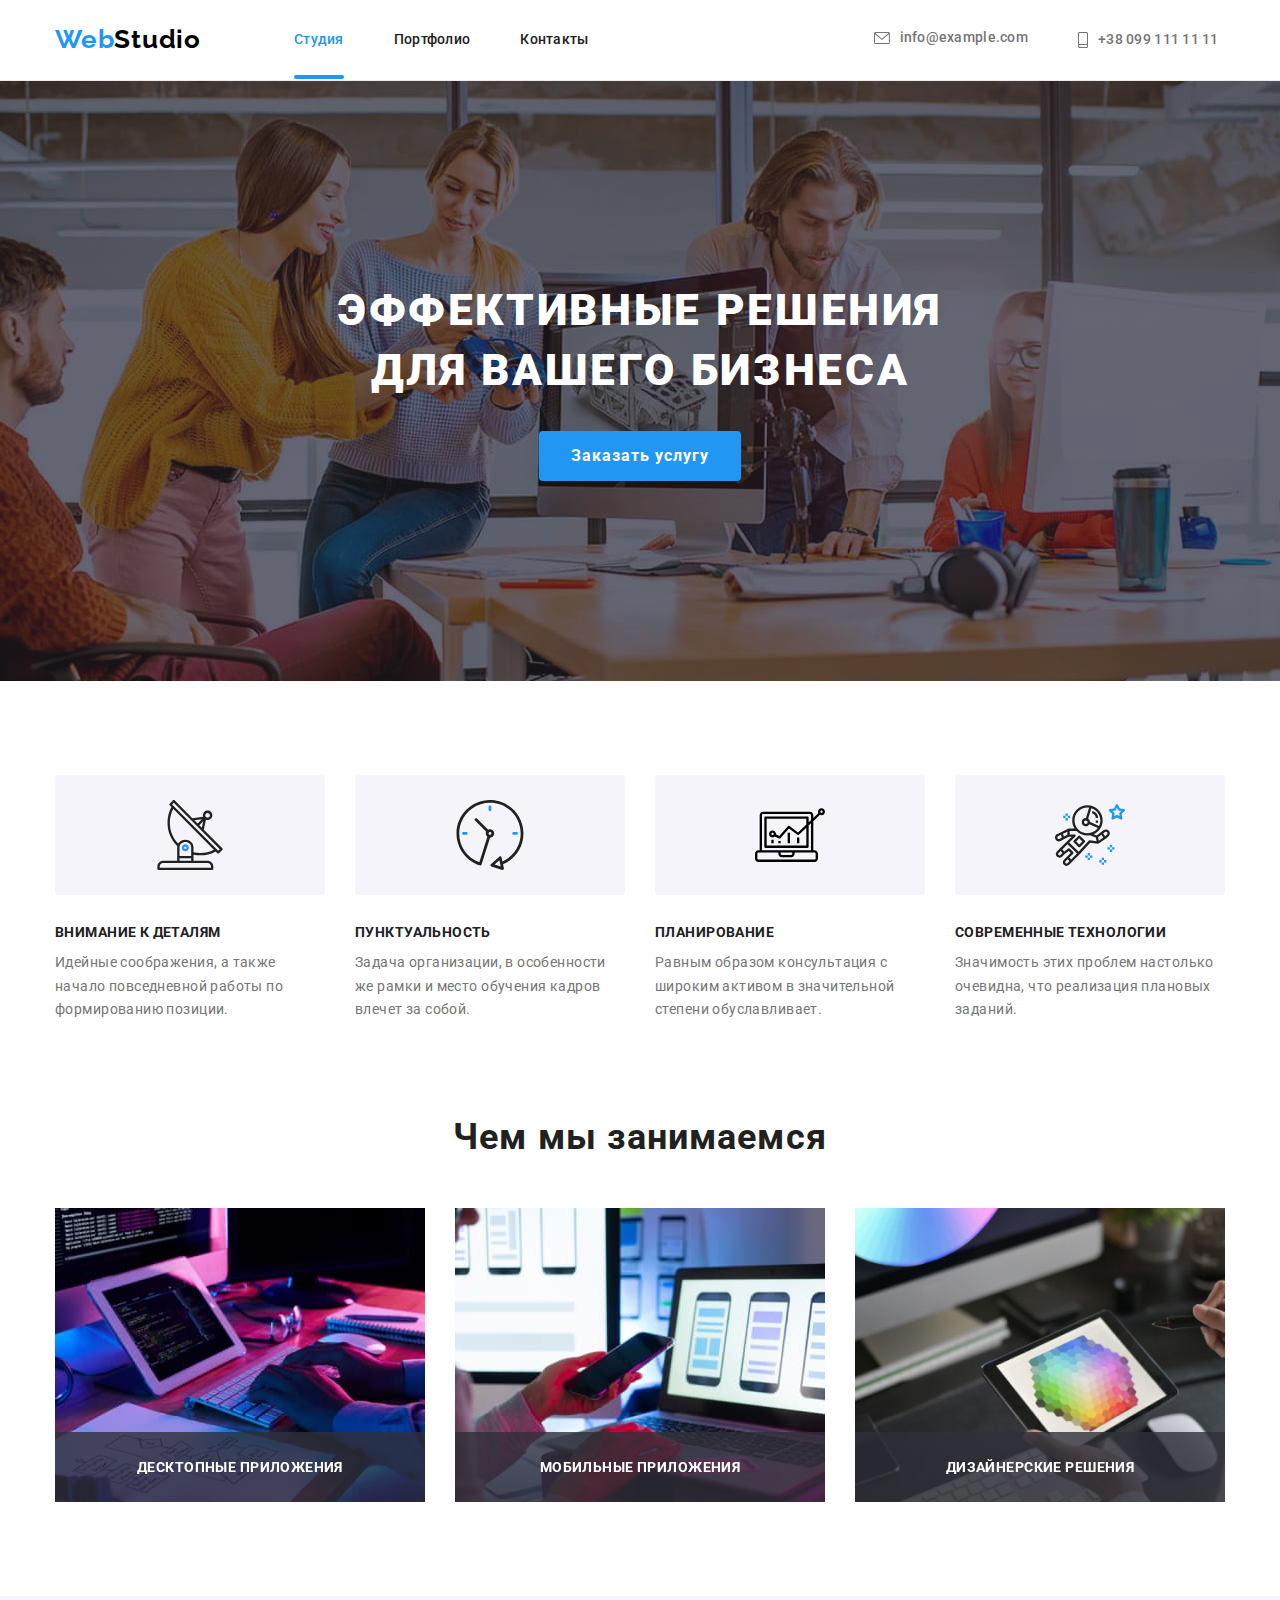
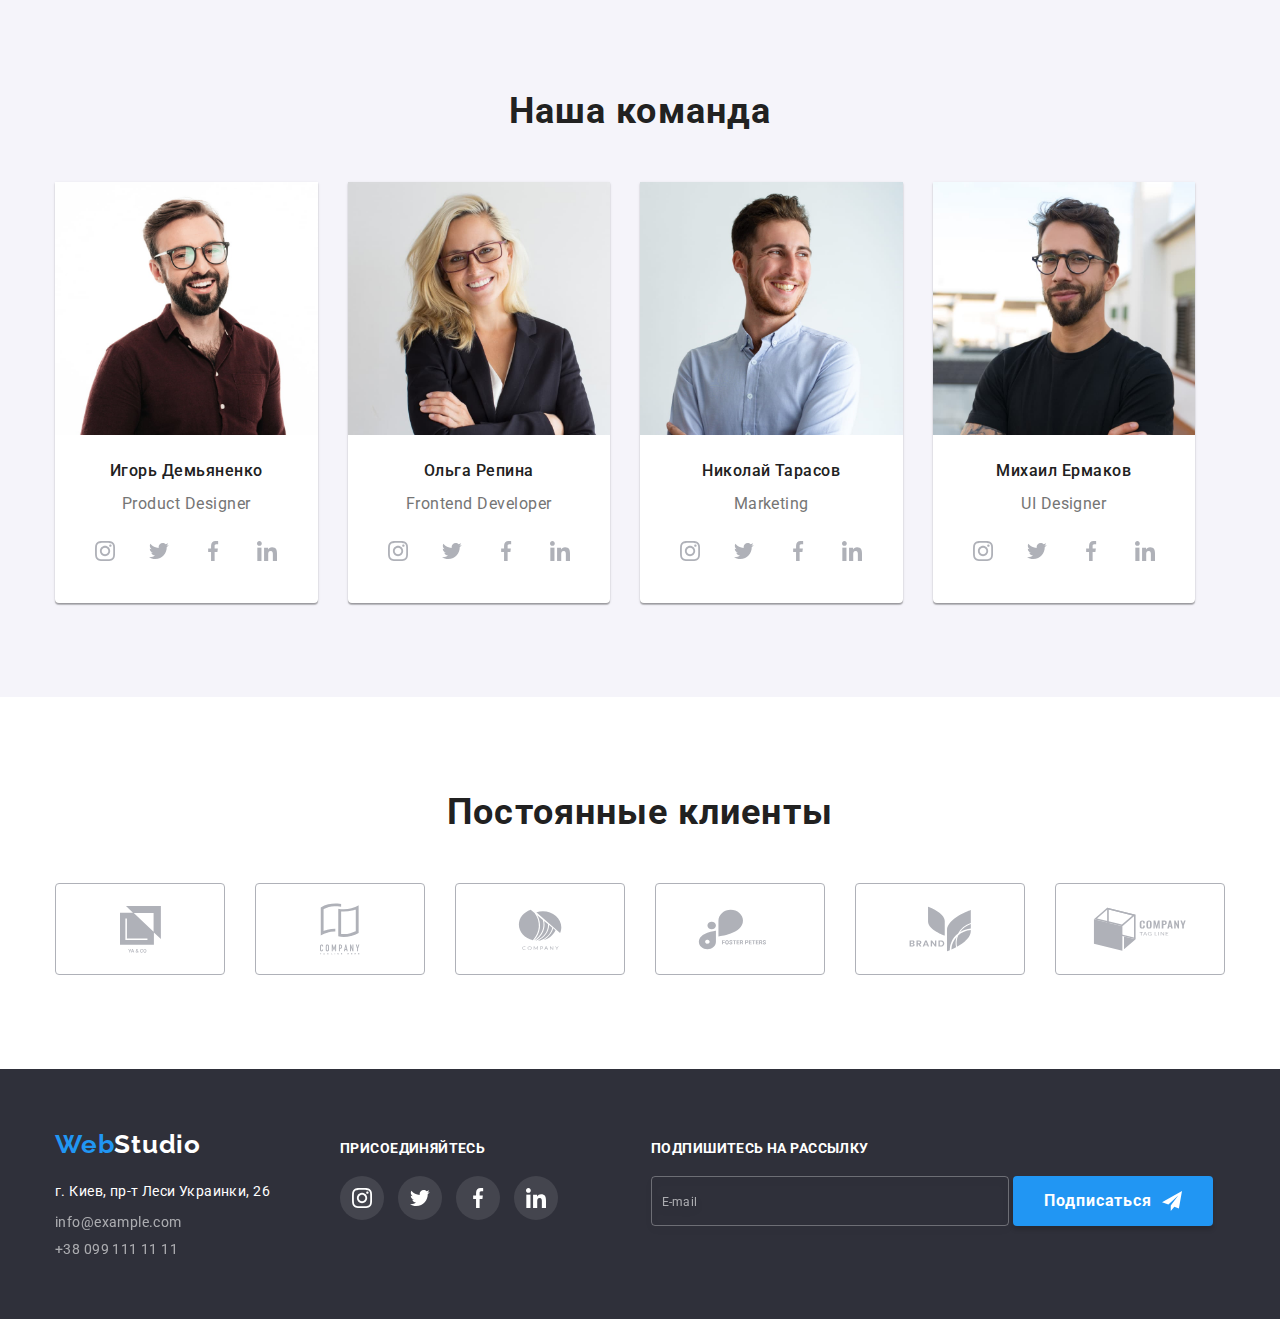
<file: index.html>
<!DOCTYPE html>
<html lang="en">
  <head>
    <meta charset="UTF-8" />
    <meta http-equiv="X-UA-Compatible" content="IE=edge" />
    <meta name="viewport" content="width=device-width, initial-scale=1.0" />
    <title>Document</title>
    <link
      href="https://fonts.googleapis.com/css2?family=Raleway:wght@700&family=Roboto:wght@400;500;700;900&display=swap"
      rel="stylesheet"
    />
    <link
      rel="stylesheet"
      href="https://cdnjs.cloudflare.com/ajax/libs/modern-normalize/1.1.0/modern-normalize.min.css"
    />
    <link rel="stylesheet" href="./css/main.min.css" />
  </head>
  <body>
    <header>
      <div class="container">
        <a href="./index.html" class="logo"
          ><span class="logo__one">Web</span
          ><span class="logo__two">Studio</span></a
        >
        <nav class="site-nav">
          <ul class="site-nav__list">
            <li class="site-nav__item">
              <a href="./index.html" class="current site-nav__link"
                >Студия</a
              >
            </li>
            <li class="site-nav__item">
              <a href="./portfolio.html" class="site-nav__link"
                >Портфолио</a
              >
            </li>
            <li class="site-nav__item"><a href="" class="site-nav__link">Контакты</a></li>
          </ul>
        </nav>
        <ul class="contact-inf">
          <li class="contact-inf__list">
            <a href="mailto:info@example.com" class="contact-inf__link">
              <svg class="contact-inf__icon" width="16px" height="12px" fill="#757575">
                <use href="./images/svg_icons/sprite.svg#mailletter"></use>
              </svg>
              info@example.com</a
            >
          </li>
          <li class="contact-inf__list">
            <a href="tel:+380991111111" class="contact-inf__link">
              <svg
                class="contact-inf__icon"
                width="10px"
                height="16px"
                fill="#757575"
              >
                <use href="./images/svg_icons/sprite.svg#smartphone"></use></svg
              >+38 099 111 11 11</a
            >
          </li>
        </ul>
      </div>
    </header>
    <main>
     <div class="backdrop is-hidden" data-modal>
        <div class="modal">
          <div class="modal__close">
          <button type="button" class="button-close modal__button " data-modal-close>
            <svg class="button-close__icon" width="18px" height="18px" fill="#000000">
              <use href="./images/svg_icons/sprite.svg#close"></use>
            </svg>
          </button>
     </div>
          <h2 class="modal__title">
              Оставьте свои данные, мы вам перезвоним
            </h2>
            <div class="modal__form">
      <form name="service-form" autocomplete="on" novalidate>
         <div class="modal__name">             
            <label for="name" class="modal__label">Имя </label>
            <input type="text" name="name" id="name" class="modal__input"/>
          <svg
            class="modal__icon"
            width="18px"
            height="18px"
            fill="#212121"
            focusable="false" 
          >
            <use href="./images/svg_icons/sprite.svg#person-black"></use></svg>
         </div>
          <div class="modal__tel">              
             <label for="tel" class="modal__label">Телефон</label>
              <input type="tel" name="tel" id="tel" class="modal__input"
            />
            <svg
            class="modal__icon"
            width="18px"
            height="18px"
            fill="#212121"
          >
            <use href="./images/svg_icons/sprite.svg#phone-black"></use></svg>
          </div>
          <div class="modal__mail">
            <label for="mail" class="modal__label">Почта</label>
              <input type="email" name="mail" id="mail" class="modal__input"
            />
            <svg
            class="modal__icon"
            width="18px"
            height="18px"
            fill="#212121"
            focusable="false"
          >
            <use href="./images/svg_icons/sprite.svg#email-black"></use></svg>
          </div>
            <div class="modal__text">             
               <label for="comment" class="modal__label">
              Комментарий
                <textarea
                name="comment"
                rows="5"
                placeholder="Введите текст"
                class="modal__textarea"
              ></textarea></label >
            </div>
          </form>
            </div>
        <label class="modal__checkbox modal-checkbox"> 
          <input type="checkbox" name="modal-checkbox" class="modal-checkbox__input visually-hidden">
          <span class="modal-checkbox__span"><svg
          class="modal-checkbox__icon"
          width="11px"
          height="8px"
          fill="#ffffff"
        >
          <use href="./images/svg_icons/sprite.svg#vector"></use></svg> 
        </span> 
          <span class="modal-checkbox__text">Соглашаюсь с рассылкой и принимаю&nbsp <a href="" class="modal-checkbox__agreement"> Условия договора</a></span> 
      </label>
      <button class="modal__submit" type="submit">Отправить</button>
      </div>
    </div>
      <section class="section hero-section">
        <h1 class="hero-section__title">
          Эффективные решения <br />
          для вашего бизнеса
        </h1>
          <button data-modal-open type="button" class=" hero-section__button">
            Заказать услугу
          </button>
      </section>
      <section class="container section specials-section">
          <h2 class="specials-section__title">Особенности</h2>
          <ul class="specials-section__list">
            <li class="specials-section__item">
              <div class="specials-section__icon">
                <svg width="70px" height="70px">
                  <use href="./images/svg_icons/sprite.svg#antenna"></use>
                </svg>
              </div>
              <h3 class="specials-section__subtitle">Внимание к деталям</h3>
              <p class="specials-section__text">
                Идейные соображения, а также начало повседневной работы по
                формированию позиции.
              </p>
            </li>
            <li class="specials-section__item">
              <div class="specials-section__icon">
                <svg width="70px" height="70px">
                  <use href="./images/svg_icons/sprite.svg#clock"></use>
                </svg>
              </div>
              <h3 class="specials-section__subtitle">Пунктуальность</h3>
              <p class="specials-section__text">
                Задача организации, в особенности же рамки и место обучения
                кадров влечет за собой.
              </p>
            </li>
            <li class="specials-section__item">
              <div class="specials-section__icon">
                <svg width="70px" height="70px">
                  <use href="./images/svg_icons/sprite.svg#diagram"></use>
                </svg>
              </div>
              <h3 class="specials-section__subtitle">Планирование</h3>
              <p class="specials-section__text">
                Равным образом консультация с широким активом в значительной
                степени обуславливает.
              </p>
            </li>
            <li class="specials-section__item">
              <div class="specials-section__icon">
                <svg width="70px" height="70px">
                  <use href="./images/svg_icons/sprite.svg#astronaut"></use>
                </svg>
              </div>
              <h3 class="specials-section__subtitle">Современные технологии</h3>
              <p class=" specials-section__text">
                Значимость этих проблем настолько очевидна, что реализация
                плановых заданий.
              </p>
            </li>
          </ul>
      </section>
      <section class=" section container services-section" >
          <h2 class="services-section__title">Чем мы занимаемся</h2>
          <ul class="services-section__list">
            <li class="services-section__item">
                <img
                  src="./images/img6(1).jpg"
                  alt="Фото 1 секції"
                  width="370"
                  height="294"
                />
            <h3 class="services-section__subtitle">Десктопные приложения</h3>
            </li>
            <li class="services-section__item" >
                <img
                  src="./images/img7(1).jpg"
                  alt="Фото 2 секції"
                  width="370"
                  height="294"
                />
            <h3 class="services-section__subtitle">Мобильные приложения</h3>
            </li>
            <li class="services-section__item">
                <img
                  src="./images/img5(1).jpg"
                  alt="Фото 3 секції"
                  width="370"
                  height="294"
                />
            <h3 class="services-section__subtitle">Дизайнерские решения</h3>
            </li>
          </ul>
      </section>
      <section class="section team-section">
        <div class="container">
          <h2 class="team-section__title">Наша команда</h2>
          <ul class="team-section__list">
            <li class="team-section__item item-box">
              <img
                src="./images/img1(1).jpg"
                alt="Фото 1 секції"
                width="270"
                height="260"
              />
              <div class="team-section__inf">
                <h3 class="team-section__subtitle">Игорь Демьяненко</h3>
                <p class="team-section__text">Product Designer</p>
              </div>
              <div class="socials">
                <a
                  href=""
                  class="socials__link"
                  target="_blank"
                  rel="noopener noreferrer"
                  aria-label="instagram"
                >
                  <svg
                    class="socials__icon"
                    width="20px"
                    height="20px"
                    fill="#afb1b8"
                  >
                    <use
                      href="./images/svg_icons/sprite.svg#instagram"
                    ></use></svg
                ></a>
                <a
                  href=""
                  class="socials__link"
                  target="_blank"
                  rel="noopener noreferrer"
                  aria-label="twitter"
                >
                  <svg
                    class="socials__icon"
                    width="20px"
                    height="20px"
                    fill="#afb1b8"
                  >
                    <use
                      href="./images/svg_icons/sprite.svg#twitter"
                    ></use></svg
                ></a>
                <a
                  href=""
                  class="socials__link"
                  target="_blank"
                  rel="noopener noreferrer"
                  aria-label="facebook"
                >
                  <svg class="socials__icon" width="20px" height="20px">
                    <use
                      href="./images/svg_icons/sprite.svg#facebook"
                    ></use></svg
                ></a>
                <a
                  href=""
                  class="socials__link"
                  target="_blank"
                  rel="noopener noreferrer"
                  aria-label="linkedin"
                >
                  <svg
                    class="socials__icon"
                    width="20px"
                    height="20px"
                    fill="#afb1b8"
                  >
                    <use
                      href="./images/svg_icons/sprite.svg#linkedin"
                    ></use></svg
                ></a>
              </div>
            </li>
            <li class="team-section__item item-box">
              <img
                src="./images/img3(1).jpg"
                alt="Фото 2 секції"
                width="270"
                height="260"
              />
              <div class="team-section__inf">
                <h3 class="team-section__subtitle">Ольга Репина</h3>
                <p class="team-section__text">Frontend Developer</p>
              </div>
              <div class="socials">
                <a
                  href=""
                  class="socials__link"
                  target="_blank"
                  rel="noopener noreferrer"
                  aria-label="instagram"
                >
                  <svg
                    class="socials__icon"
                    width="20px"
                    height="20px"
                    fill="#afb1b8"
                  >
                    <use
                      href="./images/svg_icons/sprite.svg#instagram"
                    ></use></svg
                ></a>
                <a
                  href=""
                  class="socials__link"
                  target="_blank"
                  rel="noopener noreferrer"
                  aria-label="twitter"
                >
                  <svg
                    class="socials__icon"
                    width="20px"
                    height="20px"
                    fill="#afb1b8"
                  >
                    <use
                      href="./images/svg_icons/sprite.svg#twitter"
                    ></use></svg
                ></a>
                <a
                  href=""
                  class="socials__link"
                  target="_blank"
                  rel="noopener noreferrer"
                  aria-label="facebook"
                >
                  <svg class="socials__icon" width="20px" height="20px">
                    <use
                      href="./images/svg_icons/sprite.svg#facebook"
                    ></use></svg
                ></a>
                <a
                  href=""
                  class="socials__link"
                  target="_blank"
                  rel="noopener noreferrer"
                  aria-label="linkedin"
                >
                  <svg
                    class="socials__icon"
                    width="20px"
                    height="20px"
                    fill="#afb1b8"
                  >
                    <use
                      href="./images/svg_icons/sprite.svg#linkedin"
                    ></use></svg
                ></a>
              </div>
            </li>
            <li class="team-section__item item-box">
              <img
                src="./images/img2(1).jpg"
                alt="Фото 3 секції"
                width="270"
                height="260"
              />
              <div class="team-section__inf">
                <h3 class="team-section__subtitle">Николай Тарасов</h3>
                <p class="team-section__text">Marketing</p>
              </div>
              <div class="socials">
                <a
                  href=""
                  class="socials__link"
                  target="_blank"
                  rel="noopener noreferrer"
                  aria-label="instagram"
                >
                  <svg
                    class="socials__icon"
                    width="20px"
                    height="20px"
                    fill="#afb1b8"
                  >
                    <use
                      href="./images/svg_icons/sprite.svg#instagram"
                    ></use></svg
                ></a>
                <a
                  href=""
                  class="socials__link"
                  target="_blank"
                  rel="noopener noreferrer"
                  aria-label="twitter"
                >
                  <svg
                    class="socials__icon"
                    width="20px"
                    height="20px"
                    fill="#afb1b8"
                  >
                    <use
                      href="./images/svg_icons/sprite.svg#twitter"
                    ></use></svg
                ></a>
                <a
                  href=""
                  class="socials__link"
                  target="_blank"
                  rel="noopener noreferrer"
                  aria-label="facebook"
                >
                  <svg class="socials__icon" width="20px" height="20px">
                    <use
                      href="./images/svg_icons/sprite.svg#facebook"
                    ></use></svg
                ></a>
                <a
                  href=""
                  class="socials__link"
                  target="_blank"
                  rel="noopener noreferrer"
                  aria-label="linkedin"
                >
                  <svg
                    class="socials__icon"
                    width="20px"
                    height="20px"
                    fill="#afb1b8"
                  >
                    <use
                      href="./images/svg_icons/sprite.svg#linkedin"
                    ></use></svg
                ></a>
              </div>
            </li>
            <li class="team-section__item item-box">
              <img
                src="./images/img4(1).jpg"
                alt="Фото 4 секції"
                width="270"
                height="260"
              />
              <div class="team-section__inf">
                <h3 class="team-section__subtitle">Михаил Ермаков</h3>
                <p class="team-section__text">UI Designer</p>
              </div>
              <div class="socials">
                <a
                  href=""
                  class="socials__link"
                  target="_blank"
                  rel="noopener noreferrer"
                  aria-label="instagram"
                >
                  <svg
                    class="socials__icon"
                    width="20px"
                    height="20px"
                    fill="#afb1b8"
                  >
                    <use
                      href="./images/svg_icons/sprite.svg#instagram"
                    ></use></svg
                ></a>
                <a
                  href=""
                  class="socials__link"
                  target="_blank"
                  rel="noopener noreferrer"
                  aria-label="twitter"
                >
                  <svg
                    class="socials__icon"
                    width="20px"
                    height="20px"
                    fill="#afb1b8"
                  >
                    <use
                      href="./images/svg_icons/sprite.svg#twitter"
                    ></use></svg
                ></a>
                <a
                  href=""
                  class="socials__link"
                  target="_blank"
                  rel="noopener noreferrer"
                  aria-label="facebook"
                >
                  <svg class="socials__icon" width="20px" height="20px">
                    <use
                      href="./images/svg_icons/sprite.svg#facebook"
                    ></use></svg
                ></a>
                <a
                  href=""
                  class="socials__link"
                  target="_blank"
                  rel="noopener noreferrer"
                  aria-label="linkedin"
                >
                  <svg
                    class="socials__icon"
                    width="20px"
                    height="20px"
                    fill="#afb1b8"
                  >
                    <use
                      href="./images/svg_icons/sprite.svg#linkedin"
                    ></use></svg
                ></a>
              </div>
            </li>
          </ul>
        </div>
      </section>
      <section class="section container customers-section">
        <h2 class="customers-section__title">Постоянные клиенты</h2>
        <ul class="customers-section__list">
          <li class="customers-section__item">
            <a
              href=""
              class="customers-section__link"
              target="_blank"
              rel="noopener noreferrer"
              aria-label="company1"
            >
              <svg
                class="customers-section__icon"
                width="41px"
                height="47px"
                fill="#afb1b8"
              >
                <use href="./images/svg_icons/sprite.svg#company1"></use></svg
            ></a>
          </li>
          <li class="customers-section__item">
            <a
              href=""
              class="customers-section__link"
              target="_blank"
              rel="noopener noreferrer"
              aria-label="company2"
            >
              <svg
                class="customers-section__icon"
                width="40px"
                height="52px"
                fill="#afb1b8"
              >
                <use href="./images/svg_icons/sprite.svg#company2"></use></svg
            ></a>
          </li>
          <li class="customers-section__item">
            <a
              href=""
              class="customers-section__link"
              target="_blank"
              rel="noopener noreferrer"
              aria-label="company3"
            >
              <svg
                class="customers-section__icon"
                width="44px"
                height="41px"
                fill="#afb1b8"
              >
                <use href="./images/svg_icons/sprite.svg#company3"></use></svg
            ></a>
          </li>
          <li class="customers-section__item">
            <a
              href=""
              class="customers-section__link"
              target="_blank"
              rel="noopener noreferrer"
              aria-label="company4"
            >
              <svg
                class="customers-section__icon"
                width="85px"
                height="41px"
                fill="#afb1b8"
              >
                <use href="./images/svg_icons/sprite.svg#company4"></use></svg
            ></a>
          </li>
          <li class="customers-section__item">
            <a
              href=""
              class="customers-section__link"
              target="_blank"
              rel="noopener noreferrer"
              aria-label="company5"
            >
              <svg
                class="customers-section__icon"
                width="63px"
                height="46px"
                fill="#afb1b8"
              >
                <use href="./images/svg_icons/sprite.svg#company5"></use></svg
            ></a>
          </li>
          <li class="customers-section__item">
            <a
              href=""
              class="customers-section__link"
              target="_blank"
              rel="noopener noreferrer"
              aria-label="company6"
            >
              <svg
                class="customers-section__icon"
                width="94px"
                height="44px"
                fill="#afb1b8"
              >
                <use href="./images/svg_icons/sprite.svg#company6"></use></svg
            ></a>
          </li>
        </ul>
      </section>
    </main>
    <!--Футер -->
    <footer>
      <div class="container footer_container">
        <div class="info-block">
          <a href="./index.html" class="info-block__logo logo-footer"
            ><span class="logo-footer__one">Web</span
            ><span class="logo-footer__two">Studio</span></a
          >
          <address class="info-block__address">
            <ul class="info-block__list">
              <li class="info-block__item">
                <a
                  href="https://www.google.com/maps/place/Lesi+Ukrainky+Blvd,+26,+Kyiv,+02000/@50.4265807,30.5383858,17z/data=!3m1!4b1!4m5!3m4!1s0x40d4cf0e033ecbe9:0x57a4dffefec77da0!8m2!3d50.4265807!4d30.5383858"
                  class="info-block__street"
                >
                  г. Киев, пр-т Леси Украинки, 26</a
                >
              </li>
              <li class="info-block__item">
                <a href="mailto:info@example.com" class="info-block__link"
                  >info@example.com</a
                >
              </li>
              <li class="info-block__item">
                <a href="tel:+380991111111" class="info-block__link">
                  +38 099 111 11 11
                </a>
              </li>
            </ul>
          </address>
        </div>
        <div class="socials-footer">
          <h3 class="socials-footer__subtitle">Присоединяйтесь</h3>
          <ul class="socials-footer__list">
            <li class="socials-footer__item">
              <a
                href=""
                class="socials-footer__link"
                target="_blank"
                rel="noopener noreferrer"
                aria-label="instagram"
              >
                <svg
                  class="socials-footer__icon"
                  width="20px"
                  height="20px"
                  fill="#afb1b8"
                >
                  <use
                    href="./images/svg_icons/sprite.svg#instagram"
                  ></use></svg
              ></a>
            </li>
            <li class="socials-footer__item">
              <a
                href=""
                class="socials-footer__link"
                target="_blank"
                rel="noopener noreferrer"
                aria-label="twitter"
              >
                <svg
                  class="socials-footer__icon"
                  width="20px"
                  height="20px"
                  fill="#afb1b8"
                >
                  <use href="./images/svg_icons/sprite.svg#twitter"></use></svg
              ></a>
            </li>
            <li class="socials-footer__item">
              <a
                href=""
                class="socials-footer__link"
                target="_blank"
                rel="noopener noreferrer"
                aria-label="facebook"
              >
                <svg
                  class="socials-footer__icon"
                  width="20px"
                  height="20px"
                >
                  <use href="./images/svg_icons/sprite.svg#facebook"></use></svg
              ></a>
            </li>
            <li class="socials-footer__item">
              <a
                href=""
                class="socials-footer__link"
                target="_blank"
                rel="noopener noreferrer"
                aria-label="linkedin"
              >
                <svg
                  class="socials-footer__icon"
                  width="20px"
                  height="20px"
                  fill="#afb1b8"
                >
                  <use href="./images/svg_icons/sprite.svg#linkedin"></use></svg
              ></a>
            </li>
          </ul>
        </div>
        <div class="subscription">
          <h3 class="subscription__subtitle">Подпишитесь на рассылку</h3>
          <ul class="subscription__list">
            <li class="subscription__item">
              <form clas="subscription__form">
                <label for="email-subscription" class=" subscription__mail">
                  <input type="email" name="email-subscription" id="email-subscription" 
                  placeholder="E-mail" class="subscription__input"/>
                </label>
              </form>
           </li>
           <li class="subscription__item">
          <button type="button" href="" class="subscription__button"> <span class="sub">Подписаться</span>
            <svg
              class=""
              width="20px"
              height="20px"
              fill="#ffffff"
            >
              <use href="./images/svg_icons/sprite.svg#icon-send"></use></svg
            >
          </button>
         </li>
         </ul>
        </div>
    </footer>
    <script src="./js/modal.js"></script>
  </body>
</html>
</file>
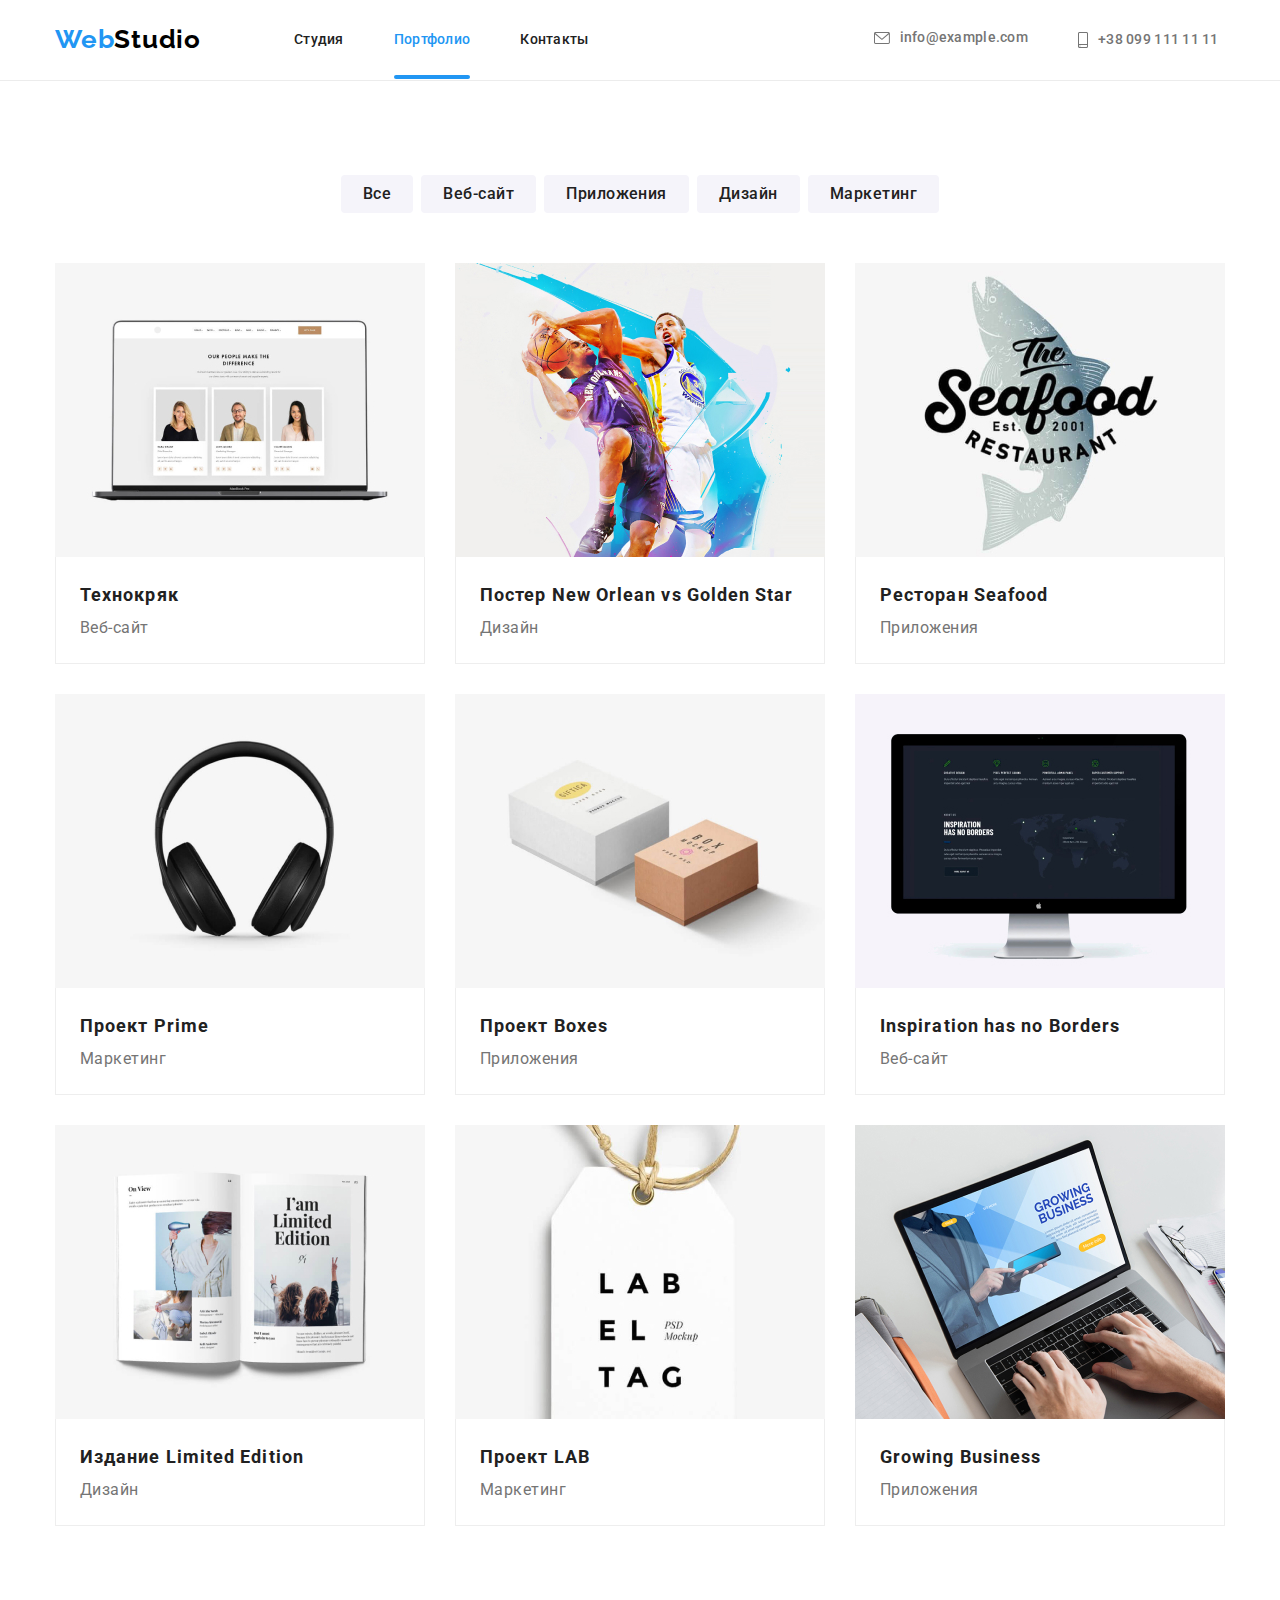
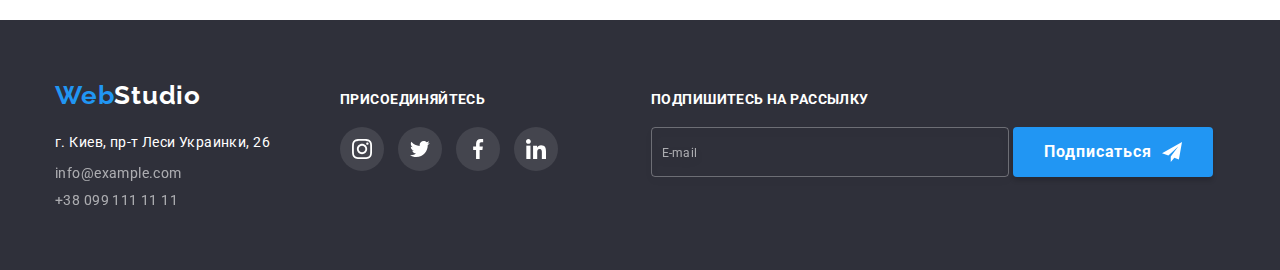
<file: portfolio.html>
<!DOCTYPE html>
<html lang="en">
  <head>
    <meta charset="UTF-8" />
    <meta http-equiv="X-UA-Compatible" content="IE=edge" />
    <meta name="viewport" content="width=device-width, initial-scale=1.0" />
    <title>Document</title>
    <link
      href="https://fonts.googleapis.com/css2?family=Raleway:wght@700&family=Roboto:wght@400;500;700;900&display=swap"
      rel="stylesheet"
    />
    <link rel="stylesheet" href="https://cdnjs.cloudflare.com/ajax/libs/modern-normalize/1.1.0/modern-normalize.min.css"
    />
    <link rel="stylesheet" href="./css/main.min.css" />
  </head>
  <body>
    <header>
      <div class="container">
        <a href="./index.html" class="logo"
          ><span class="logo__one">Web</span
          ><span class="logo__two">Studio</span></a
        >
        <nav class="site-nav">
          <ul class="site-nav__list">
            <li class="site-nav__item">
              <a href="./index.html" class="site-nav__link"
                >Студия</a
              >
            </li>
            <li class="site-nav__item">
              <a href="./portfolio.html" class="site-nav__link current"
                >Портфолио</a
              >
            </li>
            <li class="site-nav__item"><a href="" class="site-nav__link">Контакты</a></li>
          </ul>
        </nav>
        <ul class="contact-inf">
          <li class="contact-inf__list">
            <a href="mailto:info@example.com" class="contact-inf__link">
              <svg class="contact-inf__icon" width="16px" height="12px" fill="#757575">
                <use href="./images/svg_icons/sprite.svg#mailletter"></use>
              </svg>
              info@example.com</a
            >
          </li>
          <li class="contact-inf__list">
            <a href="tel:+380991111111" class="contact-inf__link">
              <svg
                class="contact-inf__icon"
                width="10px"
                height="16px"
                fill="#757575"
              >
                <use href="./images/svg_icons/sprite.svg#smartphone"></use></svg
              >+38 099 111 11 11</a
            >
          </li>
        </ul>
      </div>
    </header>
    <main>
      <section class="container section projects">
          <h1 class="projects__title">Проекты</h1>
          <ul class="projects__list-buttons">
            <li class="projects__item-buttons"><button type="button" class="projects__button">Все</button></li>
            <li class="projects__item-buttons"><button type="button" class="projects__button">Веб-сайт</button></li>
            <li class="projects__item-buttons"><button type="button" class="projects__button">Приложения</button></li>
            <li class="projects__item-buttons"><button type="button" class="projects__button">Дизайн</button></li>
            <li class="projects__item-buttons"><button type="button" class="projects__button">Маркетинг</button>
            </li>
          </ul>
          <ul class="projects__cards">
            <li class="projects__item">
             <div class="projects__overlay"> <img
                src="./images/imghm2-1.jpg"
                alt="Фото 1 секції"
                width="370"
                height="294"
              />
              <p class="projects__overlay-text">Ресурс предлагает комплексные предложения с разным уровнем функционала и сервисов. Все это позволит посетителю получить исчерпывающие сведения о компании или частном лице.</p>
              </div>
              <div class="projects__textbox">
              <h2 class="projects__name">Технокряк</h2>
              <p class="projects__text">Веб-сайт</p>
              </div> 
            </li>
            <li class="projects__item">
              <div class="projects__overlay">
              <img
                src="./images/imghm2-2.jpg"
                alt="Фото 2 секції"
                width="370"
                height="294"
              />
                <p class="projects__overlay-text">Ресурс предлагает комплексные предложения с разным уровнем функционала и сервисов. Все это позволит посетителю получить исчерпывающие сведения о компании или частном лице.</p>
                </div>
              <div class="projects__textbox">
              <h2 class="projects__name">Постер New Orlean vs Golden Star</h2>
              <p class="projects__text">Дизайн</p>
              </div>
            </li>
            <li class="projects__item">
              <div class="projects__overlay">
              <img
                src="./images/imghm2-3.jpg"
                alt="Фото 3 секції"
                width="370"
                height="294"
              />
                <p class="projects__overlay-text">Ресурс предлагает комплексные предложения с разным уровнем функционала и сервисов. Все это позволит посетителю получить исчерпывающие сведения о компании или частном лице.</p>
                </div>
              <div class="projects__textbox">
              <h2 class="projects__name">Ресторан Seafood</h2>
              <p class="projects__text">Приложения</p>
              </div>
            </li>
            <li class="projects__item">
              <div class="projects__overlay">
              <img
                src="./images/imghm2-4.jpg"
                alt="Фото 4 секції"
                width="370"
                height="294"
              />
                <p class="projects__overlay-text">Ресурс предлагает комплексные предложения с разным уровнем функционала и сервисов. Все это позволит посетителю получить исчерпывающие сведения о компании или частном лице.</p>
                </div>
              <div class="projects__textbox">
              <h2 class="projects__name">Проект Prime</h2>
              <p class="projects__text">Маркетинг</p>
              </div>
            </li>
            <li class="projects__item">
              <div class="projects__overlay">
              <img
                src="./images/imghm2-5.jpg"
                alt="Фото 5 секції"
                width="370"
                height="294"
              />
                <p class="projects__overlay-text">Ресурс предлагает комплексные предложения с разным уровнем функционала и сервисов. Все это позволит посетителю получить исчерпывающие сведения о компании или частном лице.</p>
                </div>
              <div class="projects__textbox">
              <h2 class="projects__name">Проект Boxes</h2>
              <p class="projects__text">Приложения</p>
            </div>
            </li>
            <li class="projects__item">
              <div class="projects__overlay">
              <img
                src="./images/imghm2-6.jpg"
                alt="Фото 6 секції"
                width="370"
                height="294"
              />
                <p class="projects__overlay-text">Ресурс предлагает комплексные предложения с разным уровнем функционала и сервисов. Все это позволит посетителю получить исчерпывающие сведения о компании или частном лице.</p>
                </div>
              <div class="projects__textbox">
              <h2 class="projects__name">Inspiration has no Borders</h2>
              <p class="projects__text">Веб-сайт</p>
              </div>
            </li>
            <li class="projects__item">
              <div class="projects__overlay">
                <img
                  src="./images/imghm2-7.jpg"
                  alt="Фото 7 секції"
                  width="370"
                  height="294"
                />
                  <p class="projects__overlay-text">Ресурс предлагает комплексные предложения с разным уровнем функционала и сервисов. Все это позволит посетителю получить исчерпывающие сведения о компании или частном лице.</p>
                  </div>
              <div class="projects__textbox">
              <h2 class="projects__name">Издание Limited Edition</h2>
              <p class="projects__text">Дизайн</p>
              </div>
            </li>
            <li class="projects__item">
              <div class="projects__overlay">
              <img
                src="./images/imghm2-8.jpg"
                alt="Фото 8 секції"
                width="370"
                height="294"
              />
                <p class="projects__overlay-text">Ресурс предлагает комплексные предложения с разным уровнем функционала и сервисов. Все это позволит посетителю получить исчерпывающие сведения о компании или частном лице.</p>
                </div>
              <div class="projects__textbox">
              <h2 class="projects__name">Проект LAB</h2>
              <p class="projects__text">Маркетинг</p>
              </div>
            </li>
            <li class="projects__item">
              <div class="projects__overlay">
              <img
                src="./images/imghm2-9.jpg"
                alt="Фото 9 секції"
                width="370"
                height="294"
              />
                <p class="projects__overlay-text">Ресурс предлагает комплексные предложения с разным уровнем функционала и сервисов. Все это позволит посетителю получить исчерпывающие сведения о компании или частном лице.</p>
                </div>
              <div class="projects__textbox">
              <h2 class="projects__name">Growing Business</h2>
              <p class="projects__text">Приложения</p>
              </div>
            </li>
          </ul>
      </section>
    </main>
    <!--Футер -->
    <footer>
      <div class="container footer_container">
        <div class="info-block">
          <a href="./index.html" class="info-block__logo logo-footer"
            ><span class="logo-footer__one">Web</span
            ><span class="logo-footer__two">Studio</span></a
          >
          <address class="info-block__address">
            <ul class="info-block__list">
              <li class="info-block__item">
                <a
                  href="https://www.google.com/maps/place/Lesi+Ukrainky+Blvd,+26,+Kyiv,+02000/@50.4265807,30.5383858,17z/data=!3m1!4b1!4m5!3m4!1s0x40d4cf0e033ecbe9:0x57a4dffefec77da0!8m2!3d50.4265807!4d30.5383858"
                  class="info-block__street"
                >
                  г. Киев, пр-т Леси Украинки, 26</a
                >
              </li>
              <li class="info-block__item">
                <a href="mailto:info@example.com" class="info-block__link"
                  >info@example.com</a
                >
              </li>
              <li class="info-block__item">
                <a href="tel:+380991111111" class="info-block__link">
                  +38 099 111 11 11
                </a>
              </li>
            </ul>
          </address>
        </div>
        <div class="socials-footer">
          <h3 class="socials-footer__subtitle">Присоединяйтесь</h3>
          <ul class="socials-footer__list">
            <li class="socials-footer__item">
              <a
                href=""
                class="socials-footer__link"
                target="_blank"
                rel="noopener noreferrer"
                aria-label="instagram"
              >
                <svg
                  class="socials-footer__icon"
                  width="20px"
                  height="20px"
                  fill="#afb1b8"
                >
                  <use
                    href="./images/svg_icons/sprite.svg#instagram"
                  ></use></svg
              ></a>
            </li>
            <li class="socials-footer__item">
              <a
                href=""
                class="socials-footer__link"
                target="_blank"
                rel="noopener noreferrer"
                aria-label="twitter"
              >
                <svg
                  class="socials-footer__icon"
                  width="20px"
                  height="20px"
                  fill="#afb1b8"
                >
                  <use href="./images/svg_icons/sprite.svg#twitter"></use></svg
              ></a>
            </li>
            <li class="socials-footer__item">
              <a
                href=""
                class="socials-footer__link"
                target="_blank"
                rel="noopener noreferrer"
                aria-label="facebook"
              >
                <svg
                  class="socials-footer__icon"
                  width="20px"
                  height="20px"
                >
                  <use href="./images/svg_icons/sprite.svg#facebook"></use></svg
              ></a>
            </li>
            <li class="socials-footer__item">
              <a
                href=""
                class="socials-footer__link"
                target="_blank"
                rel="noopener noreferrer"
                aria-label="linkedin"
              >
                <svg
                  class="socials-footer__icon"
                  width="20px"
                  height="20px"
                  fill="#afb1b8"
                >
                  <use href="./images/svg_icons/sprite.svg#linkedin"></use></svg
              ></a>
            </li>
          </ul>
        </div>
        <div class="subscription">
          <h3 class="subscription__subtitle">Подпишитесь на рассылку</h3>
          <ul class="subscription__list">
            <li class="subscription__item">
              <form clas="subscription__form">
                <label for="email-subscription" class=" subscription__mail">
                  <input type="email" name="email-subscription" id="email-subscription" placeholder="E-mail" class="subscription__input"/>
                </label>
              </form>
           </li>
           <li class="subscription__item">
          <button type="button" href="" class="subscription__button"> <span class="sub">Подписаться</span>
            <svg
              class="subscription__icon"
              width="20px"
              height="20px"
              fill="#ffffff"
            >
              <use href="./images/svg_icons/sprite.svg#icon-send"></use></svg
            >
          </button>
         </li>
         </ul>
        </div>
    </footer>
  </body>
</html>
</file>
<file: css/main.min.css>
:root{--link-color: #2196f3;--title-color: #212121;--text-color: #757575;--main-color: #ffffff;--background-color: rgba(0, 0, 0, 0.2);--modal-button-color: #000000;--background-hover-color: #188ce8;--border-bottom-color:#ececec;--specials-icon-color:#f5f4fa;--socials-link-color: #afb1b8;--footer-hero-background-color: #2f303a;--overlay-color: rgba(33, 150, 243, 0.9)}*,::after,::before{-webkit-box-sizing:border-box;box-sizing:border-box}ul,li,h1,h2,h3,p,img{margin:0;padding:0}li{list-style-type:none}.container{width:1200px;padding-left:15px;padding-right:15px;margin-left:auto;margin-right:auto}body{color:var(--title-color);font-family:"Roboto",sans-serif;background-color:var(--main-color)}button{cursor:pointer}img{display:block;width:100%;height:auto}.section{padding-top:94px;padding-bottom:94px}.is-hidden{opacity:0;pointer-events:none}::-webkit-input-placeholder{font-size:12px;line-height:1.166;letter-spacing:.01em;color:var(--placeholder-color)}::-moz-placeholder{font-size:12px;line-height:1.166;letter-spacing:.01em;color:var(--placeholder-color)}:-ms-input-placeholder{font-size:12px;line-height:1.166;letter-spacing:.01em;color:var(--placeholder-color)}::-ms-input-placeholder{font-size:12px;line-height:1.166;letter-spacing:.01em;color:var(--placeholder-color)}::placeholder{font-size:12px;line-height:1.166;letter-spacing:.01em;color:var(--placeholder-color)}.visually-hidden{position:absolute;width:1px;height:1px;margin:-1px;border:0;padding:0;white-space:nowrap;-webkit-clip-path:inset(100%);clip-path:inset(100%);clip:rect(0 0 0 0);overflow:hidden}.services-section__title,.team-section__title,.customers-section__title{font-weight:700;font-size:36px;line-height:1.167;letter-spacing:.03em;color:var(--title-color);text-align:center}.backdrop{position:fixed;top:0;left:0;width:100%;height:100%;background:var(--background-color);-webkit-transition-duration:250ms;transition-duration:250ms;-webkit-transition-timing-function:cubic-bezier(0.4, 0, 0.2, 1);transition-timing-function:cubic-bezier(0.4, 0, 0.2, 1)}.modal{position:absolute;top:50%;left:50%;-webkit-transform:translate(-50%, -50%);transform:translate(-50%, -50%);width:528px;height:581px;background-color:var(--main-color);-webkit-box-shadow:0px 1px 3px rgba(0,0,0,.12),0px 1px 1px rgba(0,0,0,.14),0px 2px 1px rgba(0,0,0,.2);box-shadow:0px 1px 3px rgba(0,0,0,.12),0px 1px 1px rgba(0,0,0,.14),0px 2px 1px rgba(0,0,0,.2);border-radius:4px}.modal__button{display:-webkit-box;display:-ms-flexbox;display:flex;-webkit-box-align:center;-ms-flex-align:center;align-items:center;-webkit-box-pack:center;-ms-flex-pack:center;justify-content:center;width:30px;height:30px;background-color:var(--main-color);border-radius:50%;color:var(--modal-button-color);border:1px solid rgba(0,0,0,.1);-webkit-appearance:none;-moz-appearance:none;appearance:none;cursor:pointer;margin-top:8px;margin-right:8px;-webkit-transition-property:color,background-color;transition-property:color,background-color;-webkit-transition-duration:250ms;transition-duration:250ms;-webkit-transition-timing-function:cubic-bezier(0.4, 0, 0.2, 1);transition-timing-function:cubic-bezier(0.4, 0, 0.2, 1)}.modal__button:hover,.modal__button:focus{border-color:var(--link-color)}.modal__close{display:-webkit-box;display:-ms-flexbox;display:flex;-webkit-box-pack:end;-ms-flex-pack:end;justify-content:end}.modal__input{display:block;padding-left:42px;margin-bottom:10px;width:100%;height:40px;border:1px solid rgba(33,33,33,.2);border-radius:4px;outline:none;-webkit-transition-property:fill,border;transition-property:fill,border;-webkit-transition-duration:250ms;transition-duration:250ms;-webkit-transition-timing-function:cubic-bezier(0.4, 0, 0.2, 1);transition-timing-function:cubic-bezier(0.4, 0, 0.2, 1)}.modal__input:hover,.modal__input:focus{border:1px solid var(--link-color)}.modal__icon{position:absolute;width:18px;height:18px;fill:var(--title-color);top:50%;left:12px;display:inline-block;-webkit-box-align:center;-ms-flex-align:center;align-items:center;cursor:pointer}.modal__title{font-weight:700;font-size:20px;line-height:1.15;text-align:center;letter-spacing:.03em;color:var(--title-color)}.modal__label{display:-webkit-box;display:-ms-flexbox;display:flex;-webkit-box-orient:vertical;-webkit-box-direction:normal;-ms-flex-direction:column;flex-direction:column;margin-bottom:4px}.modal__textarea{padding:12px 16px;font-size:14px;line-height:1.71;letter-spacing:.03em;resize:none;outline:none;margin-bottom:10px;margin-top:4px;width:100%;height:120px;border:1px solid rgba(33,33,33,.2);border-radius:4px;-webkit-transition-property:border;transition-property:border;-webkit-transition-duration:250ms;transition-duration:250ms;-webkit-transition-timing-function:cubic-bezier(0.4, 0, 0.2, 1);transition-timing-function:cubic-bezier(0.4, 0, 0.2, 1)}.modal__textarea::-webkit-input-placeholder{font-size:12px;line-height:1.166;letter-spacing:.01em;color:rgba(117,117,117,.5)}.modal__textarea::-moz-placeholder{font-size:12px;line-height:1.166;letter-spacing:.01em;color:rgba(117,117,117,.5)}.modal__textarea:-ms-input-placeholder{font-size:12px;line-height:1.166;letter-spacing:.01em;color:rgba(117,117,117,.5)}.modal__textarea::-ms-input-placeholder{font-size:12px;line-height:1.166;letter-spacing:.01em;color:rgba(117,117,117,.5)}.modal__textarea::placeholder{font-size:12px;line-height:1.166;letter-spacing:.01em;color:rgba(117,117,117,.5)}.modal__textarea:hover,.modal__textarea:focus{border:1px solid var(--link-color)}.modal__form{width:448px;height:342px;margin-left:40px;margin-top:12px}.modal .checkbox-icon{fill:rgba(0,0,0,0)}.modal__mail{-webkit-transition-property:fill,border;transition-property:fill,border;-webkit-transition-duration:250ms;transition-duration:250ms;-webkit-transition-timing-function:cubic-bezier(0.4, 0, 0.2, 1);transition-timing-function:cubic-bezier(0.4, 0, 0.2, 1)}.modal__submit{background:var(--link-color);border-radius:4px;font-weight:700;font-size:16px;line-height:1.88;font-family:inherit;letter-spacing:.06em;color:var(--main-color);border:0;-webkit-appearance:none;-moz-appearance:none;appearance:none;cursor:pointer;padding:10px 55px;-webkit-transition-property:background-color;transition-property:background-color;-webkit-transition-duration:250ms;transition-duration:250ms;-webkit-transition-timing-function:cubic-bezier(0.4, 0, 0.2, 1);transition-timing-function:cubic-bezier(0.4, 0, 0.2, 1);margin-left:151px;margin-top:30px}.modal__submit:hover,.modal__submit:focus{background-color:var(--background-hover-color)}.modal__name,.modal__tel,.modal__mail{position:relative;outline:none}.modal__name,.modal__tel,.modal__mail,.modal__text{font-size:12px;line-height:1.166;letter-spacing:.01em;color:var(--text-color)}.modal__button:hover .button-close__icon,.modal__button:focus .button-close__icon{color:var(--link-color)}.button-close__icon{fill:currentColor}.modal__mail:focus-within{color:var(--link-color)}.modal__input:hover+.modal__icon,.modal__input:focus+.modal__icon{fill:var(--link-color)}.modal-checkbox{display:-webkit-box;display:-ms-flexbox;display:flex;-webkit-box-pack:center;-ms-flex-pack:center;justify-content:center;-webkit-box-align:center;-ms-flex-align:center;align-items:center;margin-top:20px}.modal-checkbox__span{display:-webkit-box;display:-ms-flexbox;display:flex;-webkit-box-align:center;-ms-flex-align:center;align-items:center;-webkit-box-pack:center;-ms-flex-pack:center;justify-content:center;width:16px;height:15px;border-radius:2px;outline:2px solid var(--title-color);outline-offset:-2px}.modal-checkbox__icon{display:-webkit-box;display:-ms-flexbox;display:flex;-webkit-box-pack:center;-ms-flex-pack:center;justify-content:center}.modal-checkbox__text{font-size:14px;line-height:1.71;letter-spacing:.03em;color:var(--text-color);padding-left:10px}.modal-checkbox__agreement{font-size:14px;line-height:1.71;letter-spacing:.03em;-webkit-text-decoration-line:underline;text-decoration-line:underline;color:var(--link-color)}.modal-checkbox__input:checked+.modal-checkbox__span{outline-color:var(--link-color);background-color:var(--link-color)}.modal-checkbox__input:checked+.modal-checkbox__span>.modal-checkbox__icon{fill:var(--main-color)}header{border-bottom:1px solid var(--border-bottom-color)}header .container{display:-webkit-box;display:-ms-flexbox;display:flex;-webkit-box-align:center;-ms-flex-align:center;align-items:center}.site-nav{margin-right:285px}.site-nav .current{color:var(--link-color);position:relative}.site-nav__link{text-decoration:none;color:var(--title-color);-webkit-transition-property:color;transition-property:color;-webkit-transition-duration:250ms;transition-duration:250ms;-webkit-transition-timing-function:cubic-bezier(0.4, 0, 0.2, 1);transition-timing-function:cubic-bezier(0.4, 0, 0.2, 1);padding-top:32px;padding-bottom:32px}.site-nav__link:hover,.site-nav__link:focus{color:var(--link-color)}.site-nav__item{padding-right:50px}.site-nav__item:last-child{padding-right:0}.site-nav__item .current::after{content:"";position:absolute;bottom:0;display:block;width:100%;height:4px;border-radius:2px;background:var(--link-color)}.site-nav__list,.contact-inf{font-weight:500;font-size:14px;line-height:1.14;letter-spacing:.02em;display:-webkit-box;display:-ms-flexbox;display:flex}.contact-inf__link{padding-top:32px;padding-bottom:32px;display:-webkit-box;display:-ms-flexbox;display:flex;-webkit-box-align:center;-ms-flex-align:center;align-items:center;cursor:pointer;text-decoration:none;font-weight:500;font-size:14px;line-height:1.14px;letter-spacing:.02em;color:var(--text-color);-webkit-transition-property:color;transition-property:color;-webkit-transition-duration:250ms;transition-duration:250ms;-webkit-transition-timing-function:cubic-bezier(0.4, 0, 0.2, 1);transition-timing-function:cubic-bezier(0.4, 0, 0.2, 1)}.contact-inf__link:hover,.contact-inf__link:focus{color:var(--link-color)}.contact-inf__icon{margin-right:10px;fill:currentColor}.contact-inf__list{padding-right:50px}.contact-inf__list:last-child{padding-right:0}.logo{text-decoration:none;font-family:"Raleway";font-weight:700;font-size:26px;line-height:1.19;letter-spacing:.03em;-webkit-box-align:center;-ms-flex-align:center;align-items:center;margin-right:93px;padding-top:24px;padding-bottom:25px}.logo__one{color:var(--link-color)}.logo__two{color:var(--modal-button-color)}.hero-section{background-color:var(--footer-hero-background-color);text-align:center;padding-top:200px;padding-bottom:200px;background-image:-webkit-gradient(linear, left top, right top, from(rgba(47, 48, 58, 0.4)), to(rgba(47, 48, 58, 0.4))),url("../images/headerimg.jpg");background-image:linear-gradient(to right, rgba(47, 48, 58, 0.4), rgba(47, 48, 58, 0.4)),url("../images/headerimg.jpg");background-size:cover;background-position:center;max-width:1600px;margin-right:auto;margin-left:auto}.hero-section__title{font-weight:900;font-size:44px;line-height:1.36;letter-spacing:.06em;text-transform:uppercase;color:var(--main-color);padding-bottom:30px}.hero-section__button{background:var(--link-color);border-radius:4px;font-weight:700;font-size:16px;line-height:1.875;font-family:inherit;letter-spacing:.06em;color:var(--main-color);border:0;-webkit-appearance:none;-moz-appearance:none;appearance:none;cursor:pointer;padding:10px 32px;-webkit-transition-property:background-color;transition-property:background-color;-webkit-transition-duration:250ms;transition-duration:250ms;-webkit-transition-timing-function:cubic-bezier(0.4, 0, 0.2, 1);transition-timing-function:cubic-bezier(0.4, 0, 0.2, 1)}.hero-section__button:hover,.hero-section__button:focus{background-color:var(--background-hover-color)}.specials-section{padding-bottom:47px}.specials-section__item{width:270px;margin-right:30px}.specials-section__item:last-child{margin-right:0}.specials-section__title{display:none}.specials-section__list{display:-webkit-box;display:-ms-flexbox;display:flex}.specials-section__subtitle{font-weight:700;font-size:14px;line-height:1.14;letter-spacing:.03em;text-transform:uppercase;color:var(--title-color);padding-bottom:10px}.specials-section__text{font-size:14px;line-height:1.71;letter-spacing:.03em;color:var(--text-color)}.specials-section__icon{display:-webkit-box;display:-ms-flexbox;display:flex;-webkit-box-pack:center;-ms-flex-pack:center;justify-content:center;-webkit-box-align:center;-ms-flex-align:center;align-items:center;background-color:var(--specials-icon-color);height:120px;border-radius:4px;margin-bottom:30px}.services-section{padding-top:47px}.services-section__title{margin-bottom:50px}.services-section__subtitle{font-weight:700;font-size:14px;line-height:1.143px;text-align:center;letter-spacing:.03em;text-transform:uppercase;color:var(--main-color);position:absolute;-webkit-box-align:center;-ms-flex-align:center;align-items:center;display:-webkit-box;display:-ms-flexbox;display:flex;-webkit-box-pack:center;-ms-flex-pack:center;justify-content:center;height:70px;width:370px;left:0;bottom:0;background:rgba(47,48,58,.8)}.services-section__item{position:relative;padding-right:30px}.services-section__item:last-child{padding-right:0}.services-section__list{display:-webkit-box;display:-ms-flexbox;display:flex}.team-section{background-color:var(--specials-icon-color)}.team-section__list{display:-webkit-box;display:-ms-flexbox;display:flex}.team-section__title{margin-bottom:50px}.team-section__item{-webkit-box-shadow:0px 1px 3px rgba(0,0,0,.12),0px 1px 1px rgba(0,0,0,.14),0px 2px 1px rgba(0,0,0,.2);box-shadow:0px 1px 3px rgba(0,0,0,.12),0px 1px 1px rgba(0,0,0,.14),0px 2px 1px rgba(0,0,0,.2);border-radius:0px 0px 4px 4px;border:1px solid initial;background-color:var(--main-color);margin-right:30px}.team-section__item:last-child{padding-right:0}.team-section__subtitle{font-weight:500;font-size:16px;line-height:1.187;letter-spacing:.03em;color:var(--title-color);text-align:center;margin:14px}.team-section__inf{padding-bottom:16px;padding-top:12px}.team-section__text{font-size:16px;line-height:1.187;letter-spacing:.03em;color:var(--text-color);text-align:center}.socials{display:-webkit-box;display:-ms-flexbox;display:flex;-webkit-box-align:center;-ms-flex-align:center;align-items:center;-webkit-box-pack:center;-ms-flex-pack:center;justify-content:center;gap:10px;padding-bottom:30px}.socials__link{display:-webkit-box;display:-ms-flexbox;display:flex;-webkit-box-align:center;-ms-flex-align:center;align-items:center;-webkit-box-pack:center;-ms-flex-pack:center;justify-content:center;width:44px;height:44px;background-color:var(--main-color);border-radius:50%;color:var(--socials-link-color);-webkit-transition-property:color,background-color;transition-property:color,background-color;-webkit-transition-duration:250ms;transition-duration:250ms;-webkit-transition-timing-function:cubic-bezier(0.4, 0, 0.2, 1);transition-timing-function:cubic-bezier(0.4, 0, 0.2, 1)}.socials__link:hover,.socials__link:focus{background-color:var(--link-color)}.socials__icon{fill:currentColor}.socials__link:hover svg,.socials__link:focus svg{color:var(--main-color)}.customers-section__title{margin-bottom:50px}.customers-section .customers-section__list{display:-webkit-box;display:-ms-flexbox;display:flex;-webkit-box-align:center;-ms-flex-align:center;align-items:center;-webkit-box-pack:center;-ms-flex-pack:center;justify-content:center}.customers-section__link{display:-webkit-box;display:-ms-flexbox;display:flex;-webkit-box-align:center;-ms-flex-align:center;align-items:center;-webkit-box-pack:center;-ms-flex-pack:center;justify-content:center;border:1px solid var(--socials-link-color);border-radius:4px;width:170px;height:92px;color:var(--socials-link-color)}.customers-section__link:hover,.customers-section__link:focus{border:1px solid var(--link-color)}.customers-section__item{margin-right:30px}.customers-section__item:last-child{margin-right:0}.customers-section__icon{fill:currentColor;-webkit-transition-property:color,border;transition-property:color,border;-webkit-transition-duration:250ms;transition-duration:250ms;-webkit-transition-timing-function:cubic-bezier(0.4, 0, 0.2, 1);transition-timing-function:cubic-bezier(0.4, 0, 0.2, 1)}.customers-section__link:hover .customers-section__icon,.customers-section__link:focus .customers-section__icon{color:var(--link-color)}footer{padding-top:60px;padding-bottom:60px;display:-webkit-box;display:-ms-flexbox;display:flex;background-color:var(--footer-hero-background-color)}.footer_container{display:-webkit-box;display:-ms-flexbox;display:flex;-webkit-box-align:baseline;-ms-flex-align:baseline;align-items:baseline}.info-block{margin-right:70px}.info-block__address{margin-top:20px}.info-block__item{margin-bottom:9px}.info-block__item:last-child{margin-bottom:0}.info-block__logo{text-decoration:none;font-family:"Raleway";font-weight:700;font-size:26px;line-height:1.19;letter-spacing:.03em}.info-block__link{text-decoration:none;font-size:14px;line-height:1.71px;letter-spacing:.03em;color:var(--main-color);font-style:normal;opacity:.6;-webkit-transition-property:color;transition-property:color;-webkit-transition-duration:250ms;transition-duration:250ms;-webkit-transition-timing-function:cubic-bezier(0.4, 0, 0.2, 1);transition-timing-function:cubic-bezier(0.4, 0, 0.2, 1)}.info-block__link:hover,.info-block__link:focus{color:var(--link-color)}.info-block__street{text-decoration:none;font-size:14px;line-height:1.71;letter-spacing:.03em;color:var(--main-color);font-style:normal;-webkit-transition-property:color;transition-property:color;-webkit-transition-duration:250ms;transition-duration:250ms;-webkit-transition-timing-function:cubic-bezier(0.4, 0, 0.2, 1);transition-timing-function:cubic-bezier(0.4, 0, 0.2, 1)}.info-block__street:hover,.info-block__street:focus{color:var(--link-color)}.logo-footer__one{color:var(--link-color)}.logo-footer__two{color:var(--main-color)}.socials-footer{margin-right:93px}.socials-footer__subtitle{font-weight:700;font-size:14px;line-height:1.143;letter-spacing:.03em;text-transform:uppercase;color:var(--main-color);margin-bottom:20px}.socials-footer__item{display:inline-block;margin-right:10px}.socials-footer__item:last-child{margin-right:0}.socials-footer__link{display:-webkit-box;display:-ms-flexbox;display:flex;-webkit-box-align:center;-ms-flex-align:center;align-items:center;-webkit-box-pack:center;-ms-flex-pack:center;justify-content:center;width:44px;height:44px;background-color:rgba(255,255,255,.1);border-radius:50%;color:var(--main-color);-webkit-transition-property:background-color;transition-property:background-color;-webkit-transition-duration:250ms;transition-duration:250ms;-webkit-transition-timing-function:cubic-bezier(0.4, 0, 0.2, 1);transition-timing-function:cubic-bezier(0.4, 0, 0.2, 1)}.socials-footer__link:hover,.socials-footer__link:focus{background-color:var(--link-color)}.socials-footer__icon{fill:currentColor}.socials-footer__link:hover .socials-footer__icon,.socials-footer__link:focus .socials-footer__icon{color:var(--main-color)}.subscription__subtitle{font-weight:700;font-size:14px;line-height:1.143;letter-spacing:.03em;text-transform:uppercase;color:var(--main-color);margin-bottom:20px}.subscription__button{font-weight:700;font-size:16px;line-height:1.88;width:200px;height:50px;display:-webkit-box;display:-ms-flexbox;display:flex;-webkit-box-align:center;-ms-flex-align:center;align-items:center;text-align:center;-webkit-box-pack:center;-ms-flex-pack:center;justify-content:center;letter-spacing:.06em;color:var(--main-color);background:var(--link-color);-webkit-box-shadow:0px 4px 4px rgba(0,0,0,.15);box-shadow:0px 4px 4px rgba(0,0,0,.15);border-radius:4px;border:0;-webkit-appearance:none;-moz-appearance:none;appearance:none;cursor:pointer}.subscription__input{width:358px;height:50px;background-color:rgba(0,0,0,0);border:1px solid rgba(255,255,255,.3);-webkit-filter:drop-shadow(0px 4px 4px rgba(0, 0, 0, 0.15));filter:drop-shadow(0px 4px 4px rgba(0, 0, 0, 0.15));border-radius:4px;outline:none;padding-left:10px;color:var(--main-color);font-size:14px;line-height:1.71;letter-spacing:.03em}.subscription__input::-webkit-input-placeholder{font-size:12px;line-height:1.166;letter-spacing:.01em;color:rgba(255,255,255,.6)}.subscription__input::-moz-placeholder{font-size:12px;line-height:1.166;letter-spacing:.01em;color:rgba(255,255,255,.6)}.subscription__input:-ms-input-placeholder{font-size:12px;line-height:1.166;letter-spacing:.01em;color:rgba(255,255,255,.6)}.subscription__input::-ms-input-placeholder{font-size:12px;line-height:1.166;letter-spacing:.01em;color:rgba(255,255,255,.6)}.subscription__input::placeholder{font-size:12px;line-height:1.166;letter-spacing:.01em;color:rgba(255,255,255,.6)}.subscription__item{display:inline-block}.sub{padding-right:10px}.projects__title{display:none}.projects__list-buttons{display:-webkit-box;display:-ms-flexbox;display:flex;-webkit-box-pack:center;-ms-flex-pack:center;justify-content:center;margin-bottom:50px}.projects__item-buttons{margin-right:8px}.projects__button{background:var(--specials-icon-color);border-radius:4px;font-weight:500;font-size:16px;line-height:1.62;letter-spacing:.03em;color:var(--title-color);border:0;font-family:inherit;padding:6px 22px;text-align:center;-webkit-appearance:none;-moz-appearance:none;appearance:none;cursor:pointer;-webkit-transition-property:color,background-color;transition-property:color,background-color;-webkit-transition-duration:250ms;transition-duration:250ms;-webkit-transition-timing-function:cubic-bezier(0.4, 0, 0.2, 1);transition-timing-function:cubic-bezier(0.4, 0, 0.2, 1)}.projects__name{font-weight:700;font-size:18px;line-height:2;letter-spacing:.06em;color:var(--title-color)}.projects__text{font-size:16px;line-height:1.88;letter-spacing:.03em;color:var(--text-color)}.projects__button:hover,.projects__button:focus{background-color:var(--link-color);color:var(--main-color)}.projects__item-buttons:last-child{margin-right:0}.projects__cards{-ms-flex-wrap:wrap;flex-wrap:wrap;display:-webkit-box;display:-ms-flexbox;display:flex}.projects__textbox{padding-top:20px;padding-left:24px;padding-bottom:20px;background:var(--main-color);-webkit-box-sizing:border-box;box-sizing:border-box;border-bottom:1px solid #eee;border-left:1px solid #eee;border-right:1px solid #eee}.projects__item{margin-right:30px;margin-bottom:30px;-webkit-transition-property:-webkit-box-shadow;transition-property:-webkit-box-shadow;transition-property:box-shadow;transition-property:box-shadow, -webkit-box-shadow;-webkit-transition-duration:250ms;transition-duration:250ms;-webkit-transition-timing-function:cubic-bezier(0.4, 0, 0.2, 1);transition-timing-function:cubic-bezier(0.4, 0, 0.2, 1)}.projects__item:hover,.projects__item:focus{-webkit-box-shadow:0px 1px 1px rgba(0,0,0,.12),0px 4px 4px rgba(0,0,0,.06),1px 4px 6px rgba(0,0,0,.16);box-shadow:0px 1px 1px rgba(0,0,0,.12),0px 4px 4px rgba(0,0,0,.06),1px 4px 6px rgba(0,0,0,.16)}.projects__item:nth-child(3n){margin-right:0}.projects__item:nth-last-child(-n+3){margin-bottom:0}.projects__overlay-text{background-color:var(--overlay-color)}.projects__overlay{position:relative;width:370px;height:294px;-webkit-transition:-webkit-transform 250ms;transition:-webkit-transform 250ms;transition:transform 250ms;transition:transform 250ms, -webkit-transform 250ms;-webkit-transition-timing-function:cubic-bezier(0.4, 0, 0.2, 1);transition-timing-function:cubic-bezier(0.4, 0, 0.2, 1);overflow:hidden}.projects__overlay-text{position:absolute;bottom:0;left:0;width:100%;height:100%;display:-webkit-box;display:-ms-flexbox;display:flex;-webkit-box-align:center;-ms-flex-align:center;align-items:center;padding-left:24px;font-size:18px;line-height:1.56;letter-spacing:.03em;color:var(--main-color);-webkit-transition:-webkit-transform 250ms;transition:-webkit-transform 250ms;transition:transform 250ms;transition:transform 250ms, -webkit-transform 250ms;-webkit-transition-timing-function:cubic-bezier(0.4, 0, 0.2, 1);transition-timing-function:cubic-bezier(0.4, 0, 0.2, 1);-webkit-transform:translatey(100%);transform:translatey(100%)}.projects__overlay:hover .projects__overlay-text{background-color:var(--overlay-color);-webkit-transform:translateY(0);transform:translateY(0);opacity:1}/*# sourceMappingURL=main.min.css.map */
</file>
